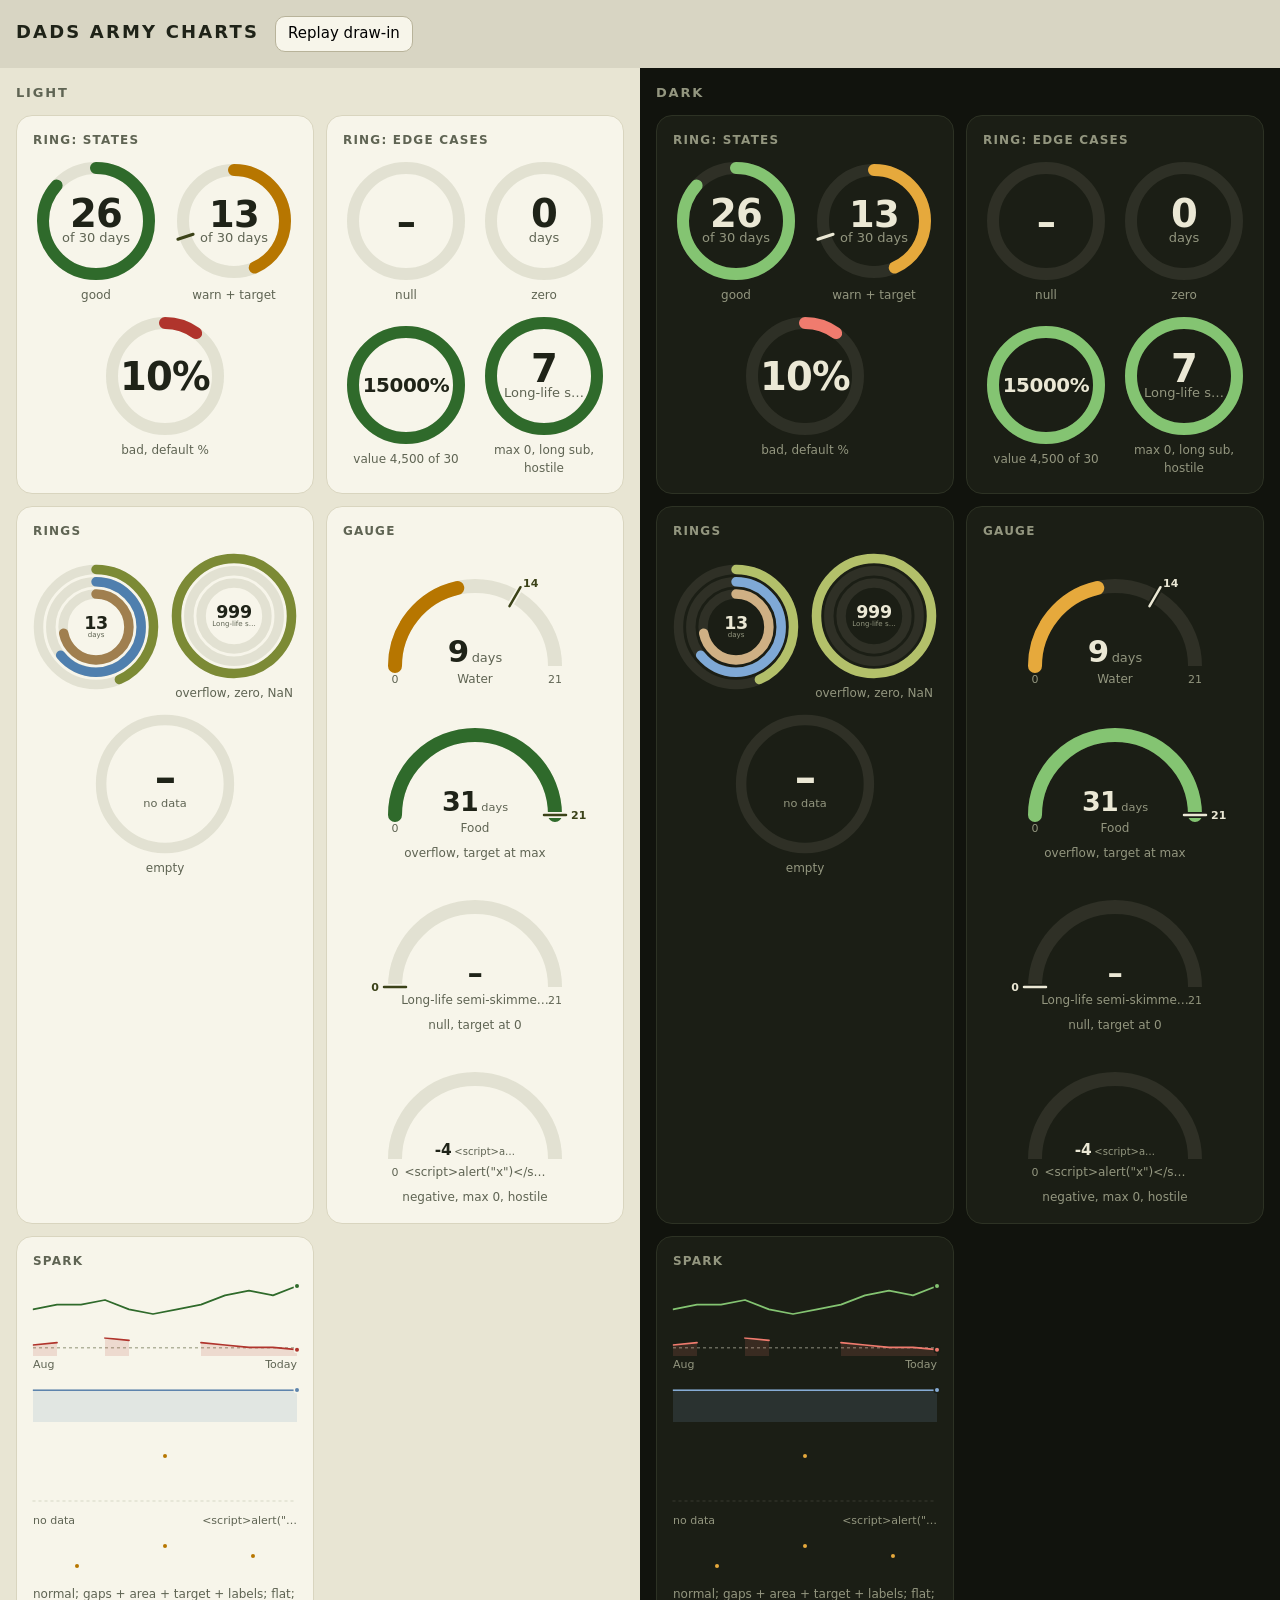
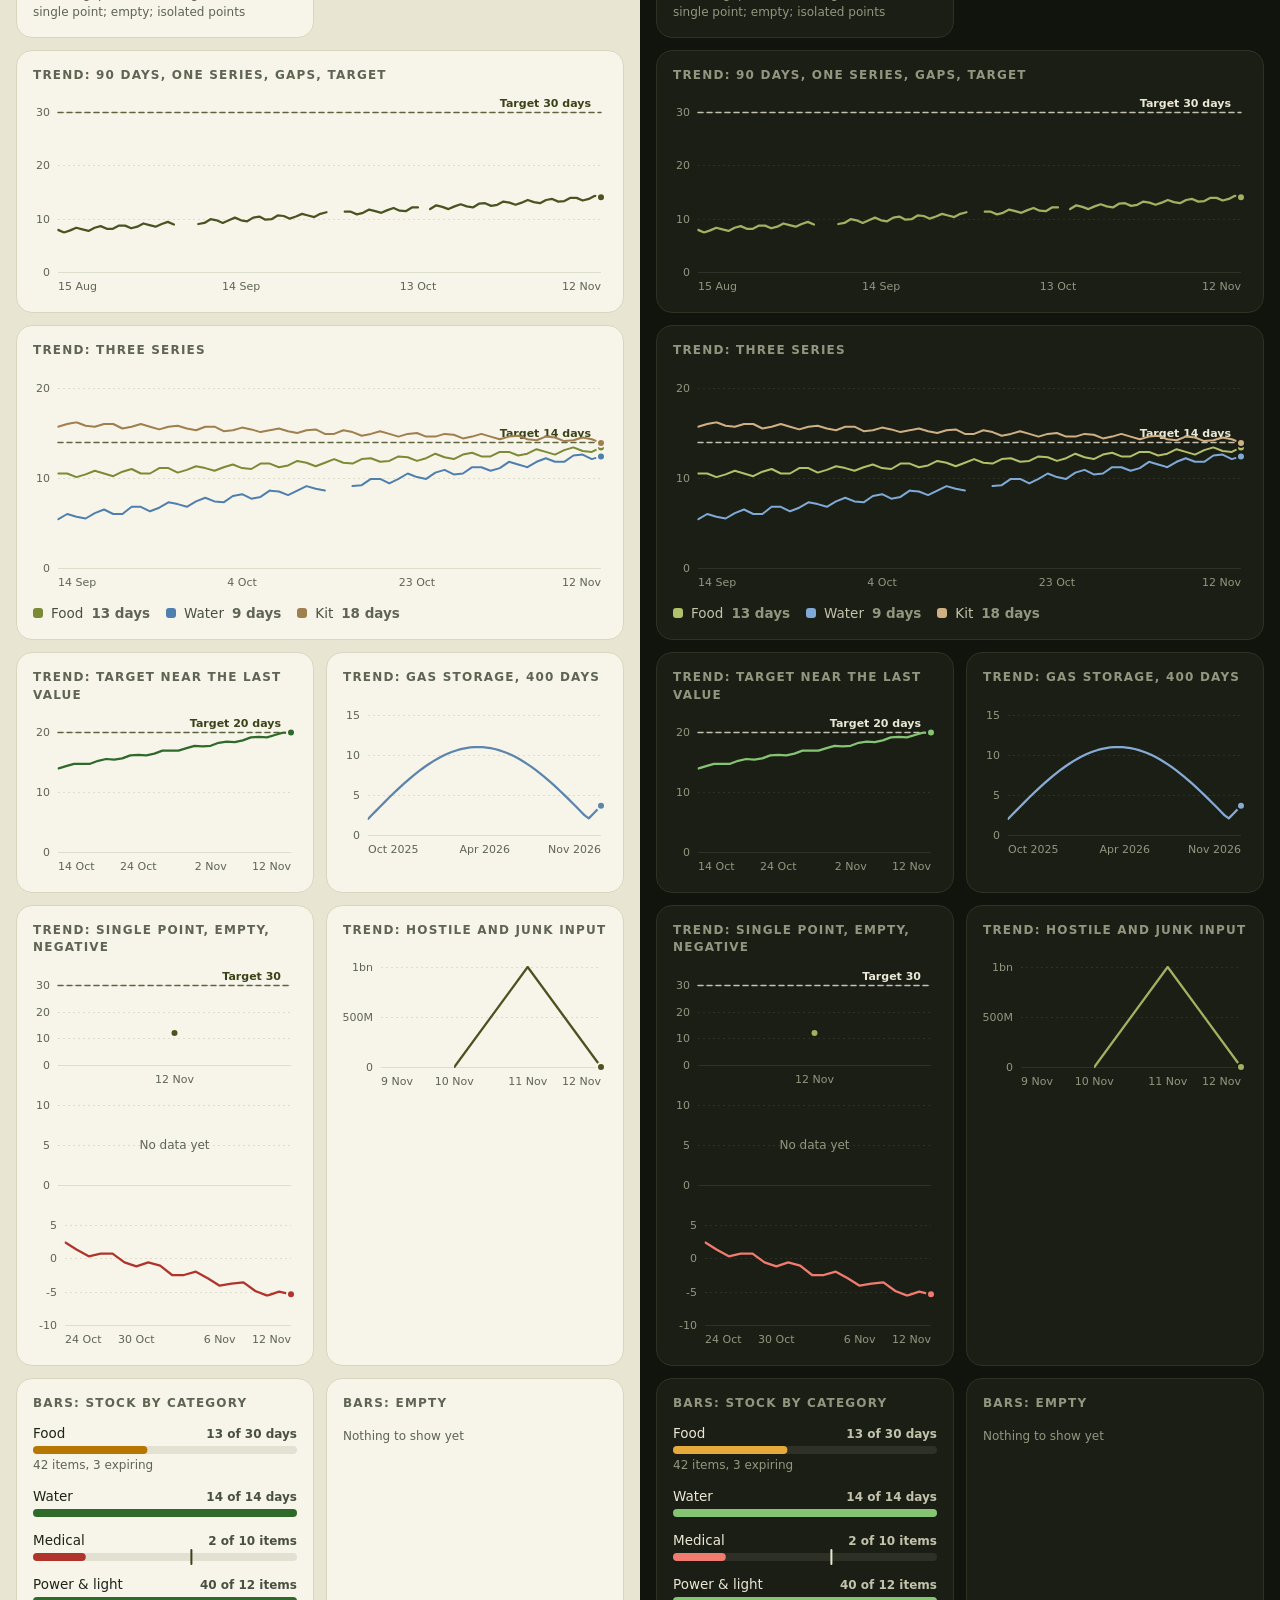
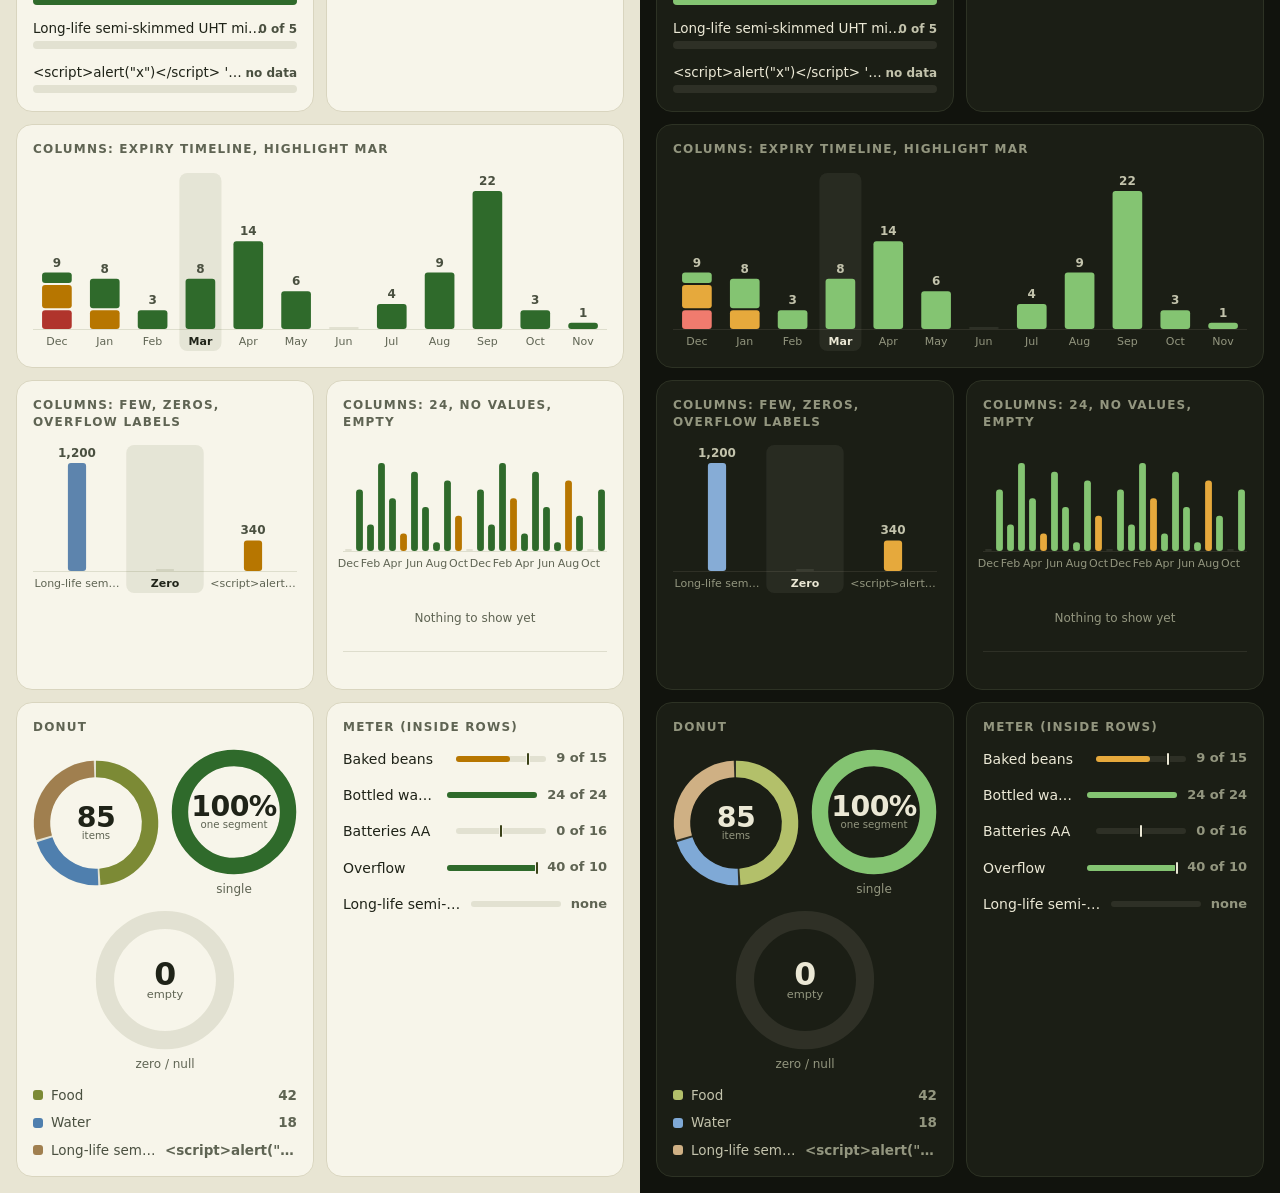
<file: dadsarmy/static/charts-demo.html>
<!doctype html>
<html lang="en-GB">
<head>
<meta charset="utf-8">
<meta name="viewport" content="width=device-width, initial-scale=1">
<title>Dads Army charts</title>
<link rel="stylesheet" href="charts.css">
<style>
  /* Minimal stand-in tokens so this page renders on its own (the app defines the real ones in app.css). */
  [data-theme="light"] {
    --bg: #e8e5d3; --surface: #f7f5ea; --surface-2: #eeebdb; --line: #d9d5bf;
    --ink: #1f2318; --ink-2: #4a5040; --muted: #5f6453; --olive: #4b5320;
    --good: #2f6a2b; --warn: #b77600; --bad: #b0342c; --info: #5d84ad;
    --c-food: #7c8a35; --c-water: #4f7fae; --c-kit: #a07f4f;
    --c-track: rgba(75, 83, 32, .12); --c-grid: rgba(75, 83, 32, .14); --c-target: #3b4218;
    color-scheme: light;
  }
  [data-theme="dark"] {
    --bg: #11130d; --surface: #1b1e15; --surface-2: #23271b; --line: #2d3224;
    --ink: #ebe8d5; --ink-2: #c3c3ac; --muted: #93967f; --olive: #a3b061;
    --good: #84c472; --warn: #e6a93c; --bad: #f07b6e; --info: #86acd6;
    --c-food: #b3c06a; --c-water: #7fa9d6; --c-kit: #cfb084;
    --c-track: rgba(235, 232, 213, .09); --c-grid: rgba(235, 232, 213, .09); --c-target: #ebe8d5;
    color-scheme: dark;
  }
  * { box-sizing: border-box; }
  html, body { margin: 0; background: #d8d5c3; }
  body { font: 15px/1.45 system-ui, -apple-system, "Segoe UI", Roboto, sans-serif; }
  .top { padding: 16px; display: flex; gap: 16px; align-items: baseline; flex-wrap: wrap; color: #1f2318; }
  .top h1 { margin: 0; font-size: 18px; letter-spacing: .12em; text-transform: uppercase; }
  .top button { font: inherit; padding: 6px 12px; border-radius: 10px; border: 1px solid #b8b39a; background: #f7f5ea; cursor: pointer; }
  .themes { display: grid; grid-template-columns: minmax(0, 1fr) minmax(0, 1fr); }
  @media (max-width: 899px) { .themes { grid-template-columns: minmax(0, 1fr); } }
  .theme { background: var(--bg); color: var(--ink); padding: 16px; min-width: 0; }
  .theme > h2 { margin: 0 0 12px; font-size: 13px; letter-spacing: .14em; text-transform: uppercase; color: var(--muted); }
  .gal { display: grid; grid-template-columns: repeat(auto-fill, minmax(250px, 1fr)); gap: 12px; }
  .card { background: var(--surface); border: 1px solid var(--line); border-radius: 16px; padding: 16px; min-width: 0; }
  .card.wide { grid-column: 1 / -1; }
  .card h3 { margin: 0 0 12px; font-size: 12px; letter-spacing: .1em; text-transform: uppercase; color: var(--muted); font-weight: 650; }
  .row { display: flex; gap: 12px; align-items: center; justify-content: space-around; flex-wrap: wrap; }
  .row > div { flex: 1 1 90px; min-width: 0; max-width: 140px; text-align: center; }
  .row.gauges > div { flex-basis: 160px; max-width: 220px; }
  .row > div p, .cap { margin: 6px 0 0; font-size: 12px; color: var(--muted); }
  .stack > * + * { margin-top: 16px; }
  .meter-row { display: grid; grid-template-columns: minmax(0, 1fr) 90px auto; gap: 10px; align-items: center; font-size: 14px; }
  .meter-row span { overflow: hidden; text-overflow: ellipsis; white-space: nowrap; }
  .meter-row b { font-weight: 600; font-variant-numeric: tabular-nums; font-size: 13px; color: var(--muted); }
</style>
</head>
<body>
<div class="top">
  <h1>Dads Army charts</h1>
  <button type="button" id="replay">Replay draw-in</button>
</div>
<div class="themes">
  <section class="theme" data-theme="light" aria-label="Light theme"><h2>Light</h2><div class="gal"></div></section>
  <section class="theme" data-theme="dark" aria-label="Dark theme"><h2>Dark</h2><div class="gal"></div></section>
</div>
<script src="charts.js"></script>
<script src="charts-demo.js"></script>
</body>
</html>
</file>
<file: dadsarmy/static/charts.css>
/* Dads Army - chart styles (pairs with charts.js). Colours come from the app's tokens:
   --good --warn --bad --info, --c-food --c-water --c-kit --c-track --c-grid --c-target,
   --ink --muted --surface --font --ease. Every one has a fallback, so charts render without app.css. */

.dac {
  display: block;
  max-width: 100%;
  overflow: visible;
  /* app.css styles bare svg elements as line icons; charts set their own paint. */
  fill: none;
  stroke: none;
  stroke-width: 1;
  font-family: var(--font, system-ui, -apple-system, "Segoe UI", Roboto, "Helvetica Neue", Arial, sans-serif);
  font-variant-numeric: tabular-nums;
  -webkit-font-feature-settings: "tnum";
  font-feature-settings: "tnum";
  -webkit-user-select: none;
  user-select: none;
}
.dac svg { fill: none; stroke: none; stroke-width: 1; }
.dac-ring, .dac-rings, .dac-donut, .dac-gauge { margin: 0 auto; }

.dac text { stroke: none; fill: var(--ink, currentColor); font-size: 12px; }
.dac .dac-big { font-weight: 650; letter-spacing: -.02em; }
.dac .dac-unit { font-weight: 500; letter-spacing: 0; fill: var(--muted, #7d806f); }
.dac .dac-sub { fill: var(--muted, #7d806f); font-size: 12px; }
.dac .dac-axis { fill: var(--muted, #7d806f); font-size: 11px; }
.dac .dac-strong { fill: var(--ink, currentColor); font-weight: 650; }
.dac .dac-label { font-size: 13.5px; font-weight: 500; }
.dac .dac-value { font-size: 12px; font-weight: 600; fill: var(--ink-2, var(--ink, currentColor)); }
.dac .dac-target-label {
  fill: var(--c-target, var(--ink, currentColor)); font-weight: 600;
  /* a halo in the card colour keeps it readable where a line runs behind it */
  paint-order: stroke; stroke: var(--surface, transparent); stroke-width: 4px; stroke-linejoin: round;
}

/* Tappable columns (the app adds the handlers). */
.dac-col[data-key] { cursor: pointer; }
.dac-col:hover .dac-grow { opacity: .85; }

/* Matching legend (HTML). */
.dac-legend {
  display: flex; flex-wrap: wrap; gap: 6px 16px;
  margin: 0; padding: 0; list-style: none;
  font-size: var(--t-sm, 13.5px); color: var(--ink-2, inherit);
  font-variant-numeric: tabular-nums;
}
.dac-legend.dac-legend-v { flex-direction: column; flex-wrap: nowrap; gap: 8px; }
.dac-legend-item { display: flex; align-items: center; gap: 8px; min-width: 0; }
.dac-legend-v .dac-legend-item { justify-content: space-between; }
.dac-swatch { flex: none; width: 10px; height: 10px; border-radius: 3px; }
.dac-legend-label { min-width: 0; overflow: hidden; text-overflow: ellipsis; white-space: nowrap; }
.dac-legend-v .dac-legend-label { flex: 1; }
.dac-legend-value { color: var(--muted, #7d806f); font-weight: 600; white-space: nowrap; }
.dac-legend-v .dac-legend-value { min-width: 0; max-width: 50%; overflow: hidden; text-overflow: ellipsis; }

/* ---------- Draw-in (first render only: the app passes noAnimate on refresh) ---------- */
@keyframes dac-draw { from { stroke-dashoffset: 100; } }
@keyframes dac-reveal {
  from { -webkit-clip-path: inset(0 100% 0 0); clip-path: inset(0 100% 0 0); }
  to { -webkit-clip-path: inset(0 0 0 0); clip-path: inset(0 0 0 0); }
}
@keyframes dac-grow-x { from { -webkit-transform: scaleX(0); transform: scaleX(0); } }
@keyframes dac-grow-y { from { -webkit-transform: scaleY(0); transform: scaleY(0); } }
@keyframes dac-fade { from { opacity: 0; } }

.dac-bar-fill { transform-box: fill-box; -webkit-transform-origin: 0 50%; transform-origin: 0 50%; }
.dac-grow { transform-box: fill-box; -webkit-transform-origin: 50% 100%; transform-origin: 50% 100%; }

.dac-anim .dac-arc { animation: dac-draw 320ms var(--ease, cubic-bezier(.2, .8, .2, 1)) both; }
.dac-anim .dac-line { animation: dac-reveal 320ms var(--ease, cubic-bezier(.2, .8, .2, 1)) both; }
.dac-anim .dac-bar-fill { animation: dac-grow-x 320ms var(--ease, cubic-bezier(.2, .8, .2, 1)) both; }
.dac-anim .dac-grow { animation: dac-grow-y 320ms var(--ease, cubic-bezier(.2, .8, .2, 1)) both; }
.dac-anim .dac-fade { animation: dac-fade 200ms ease-out 200ms both; }

@media (prefers-reduced-motion: reduce) {
  .dac, .dac * { animation: none !important; transition: none !important; }
}
</file>
